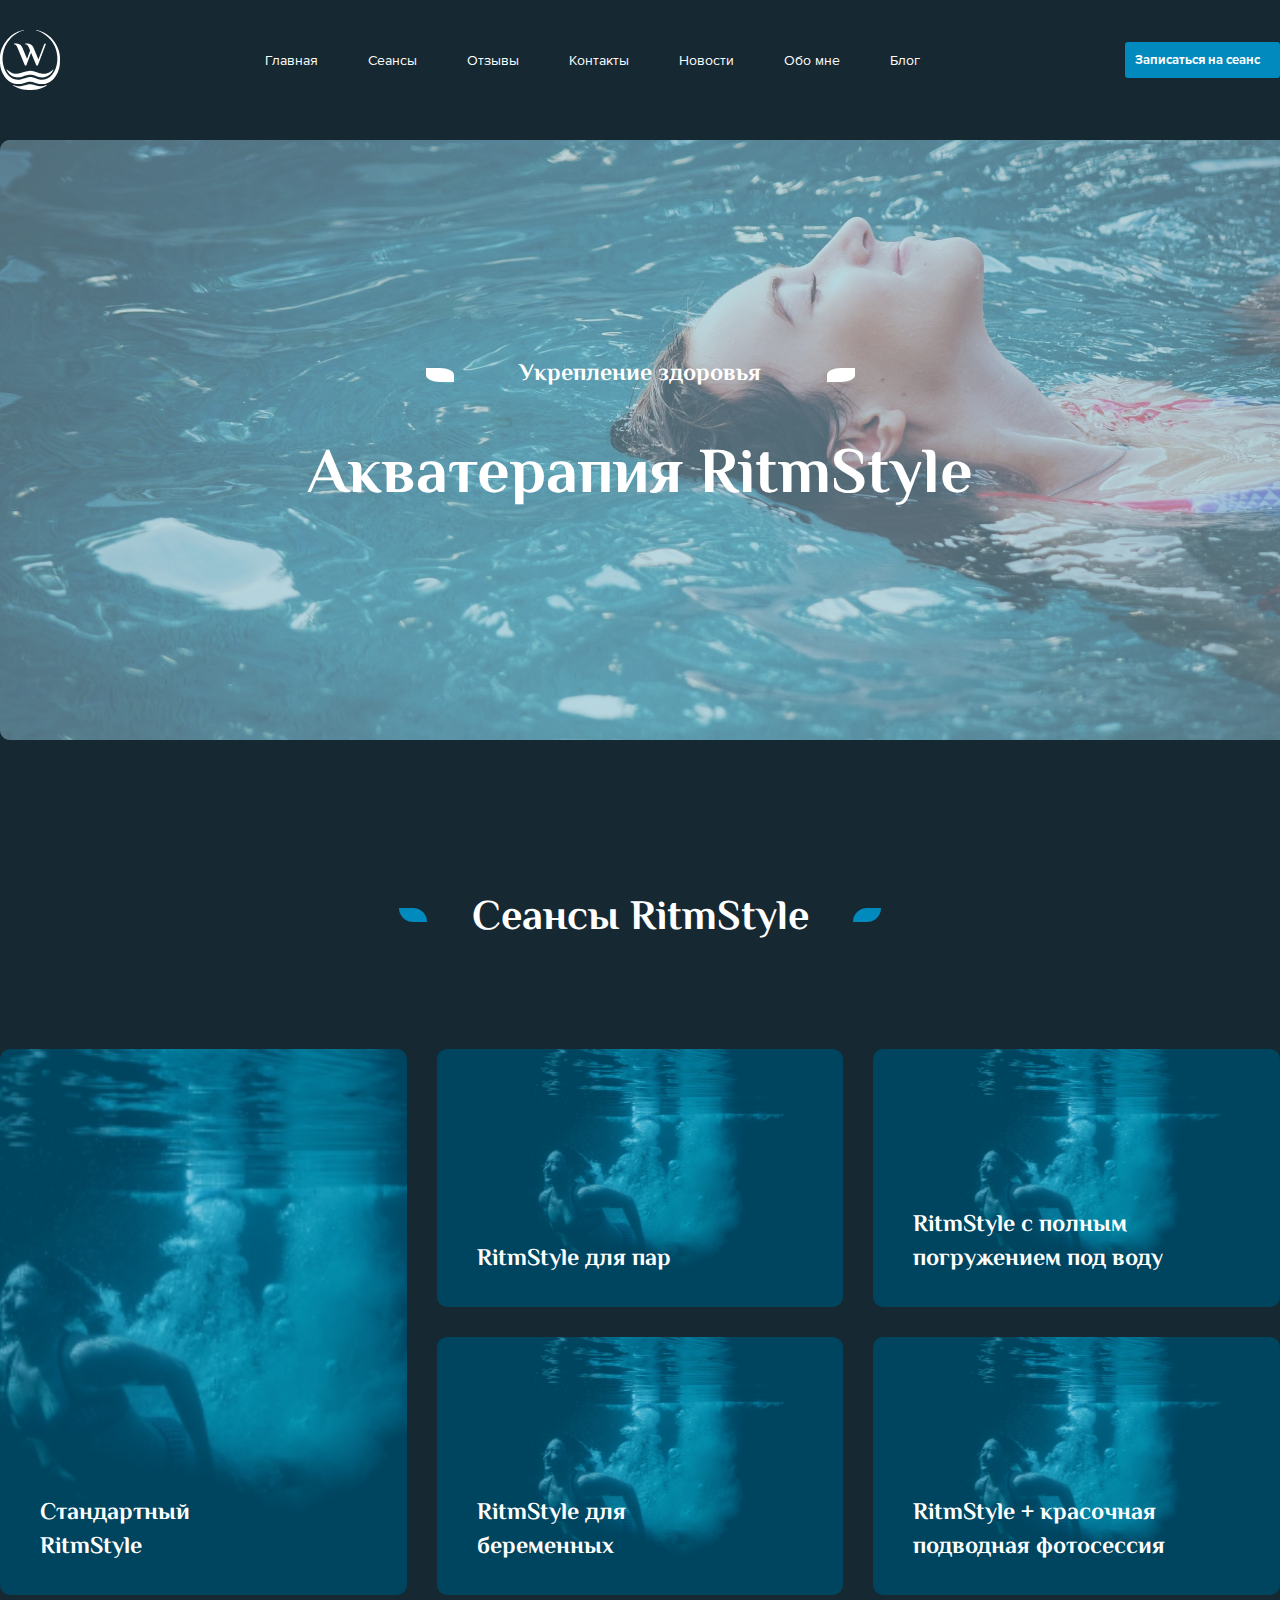
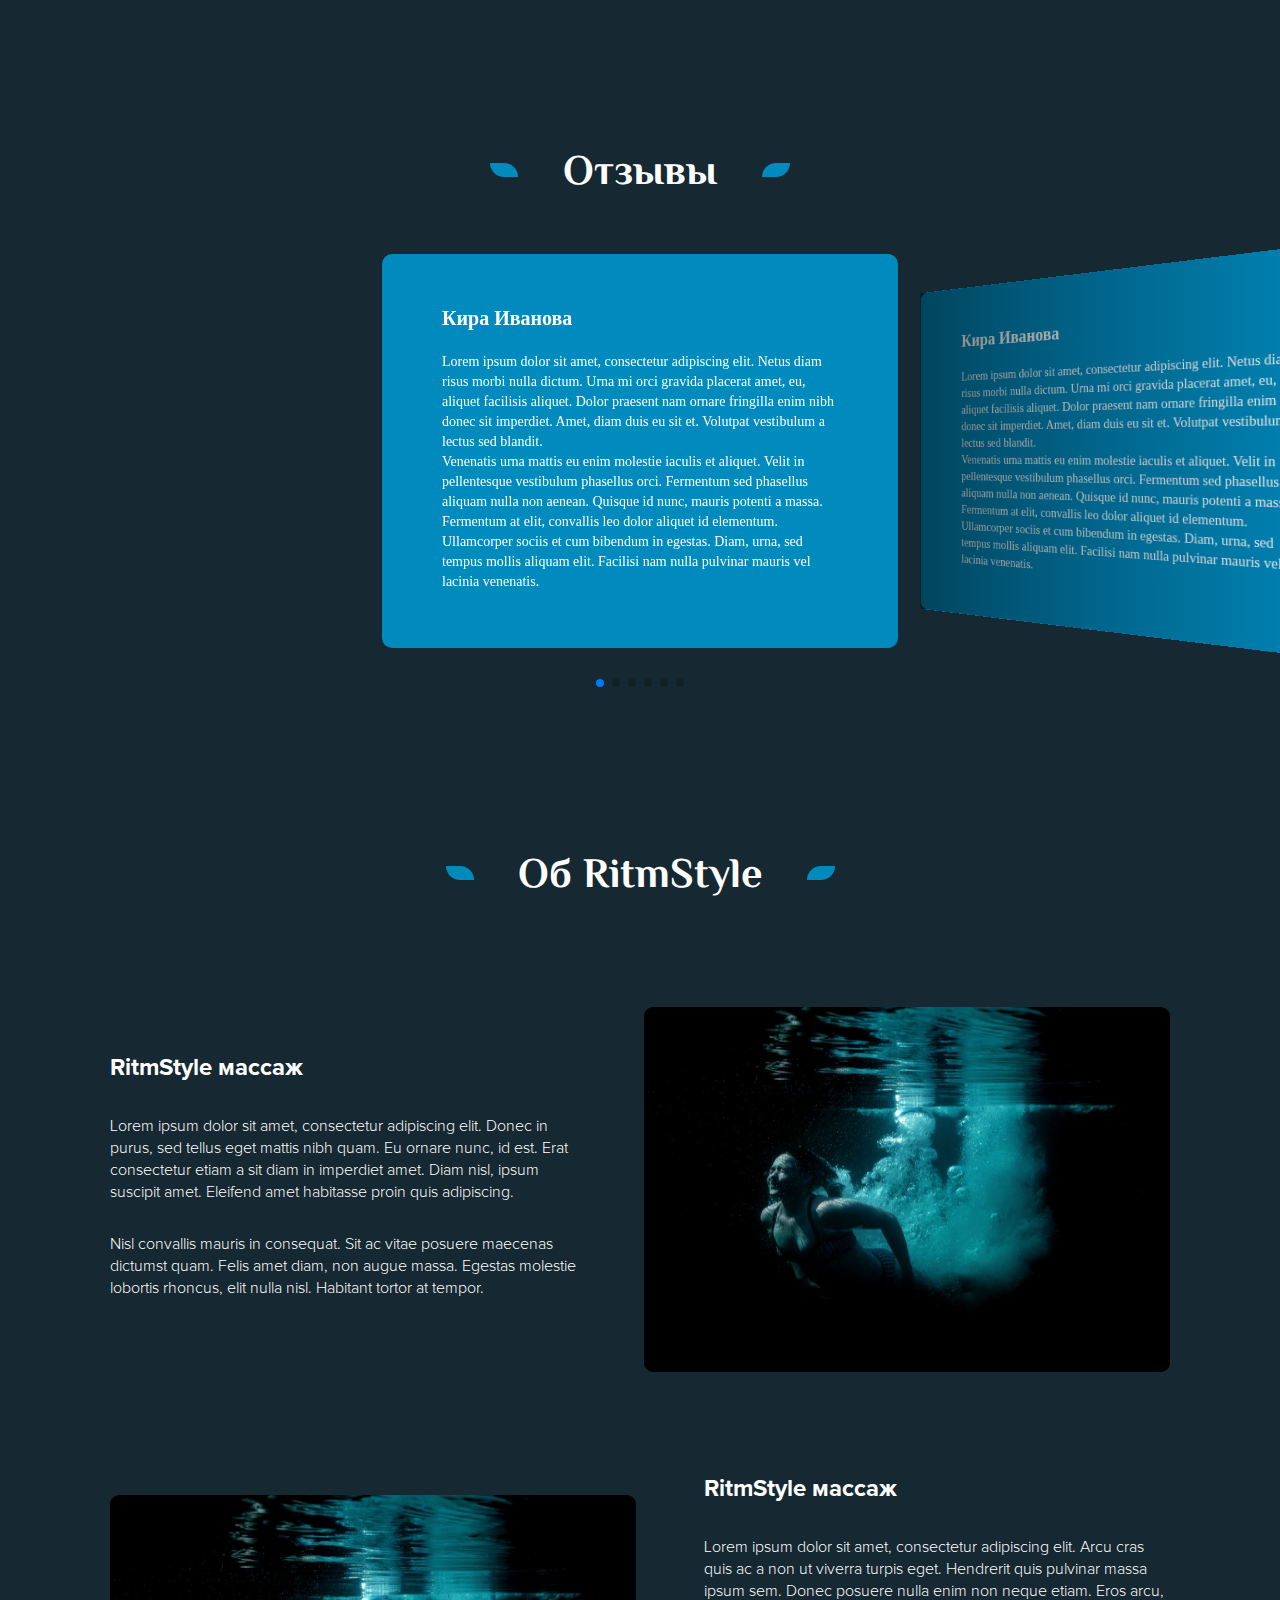
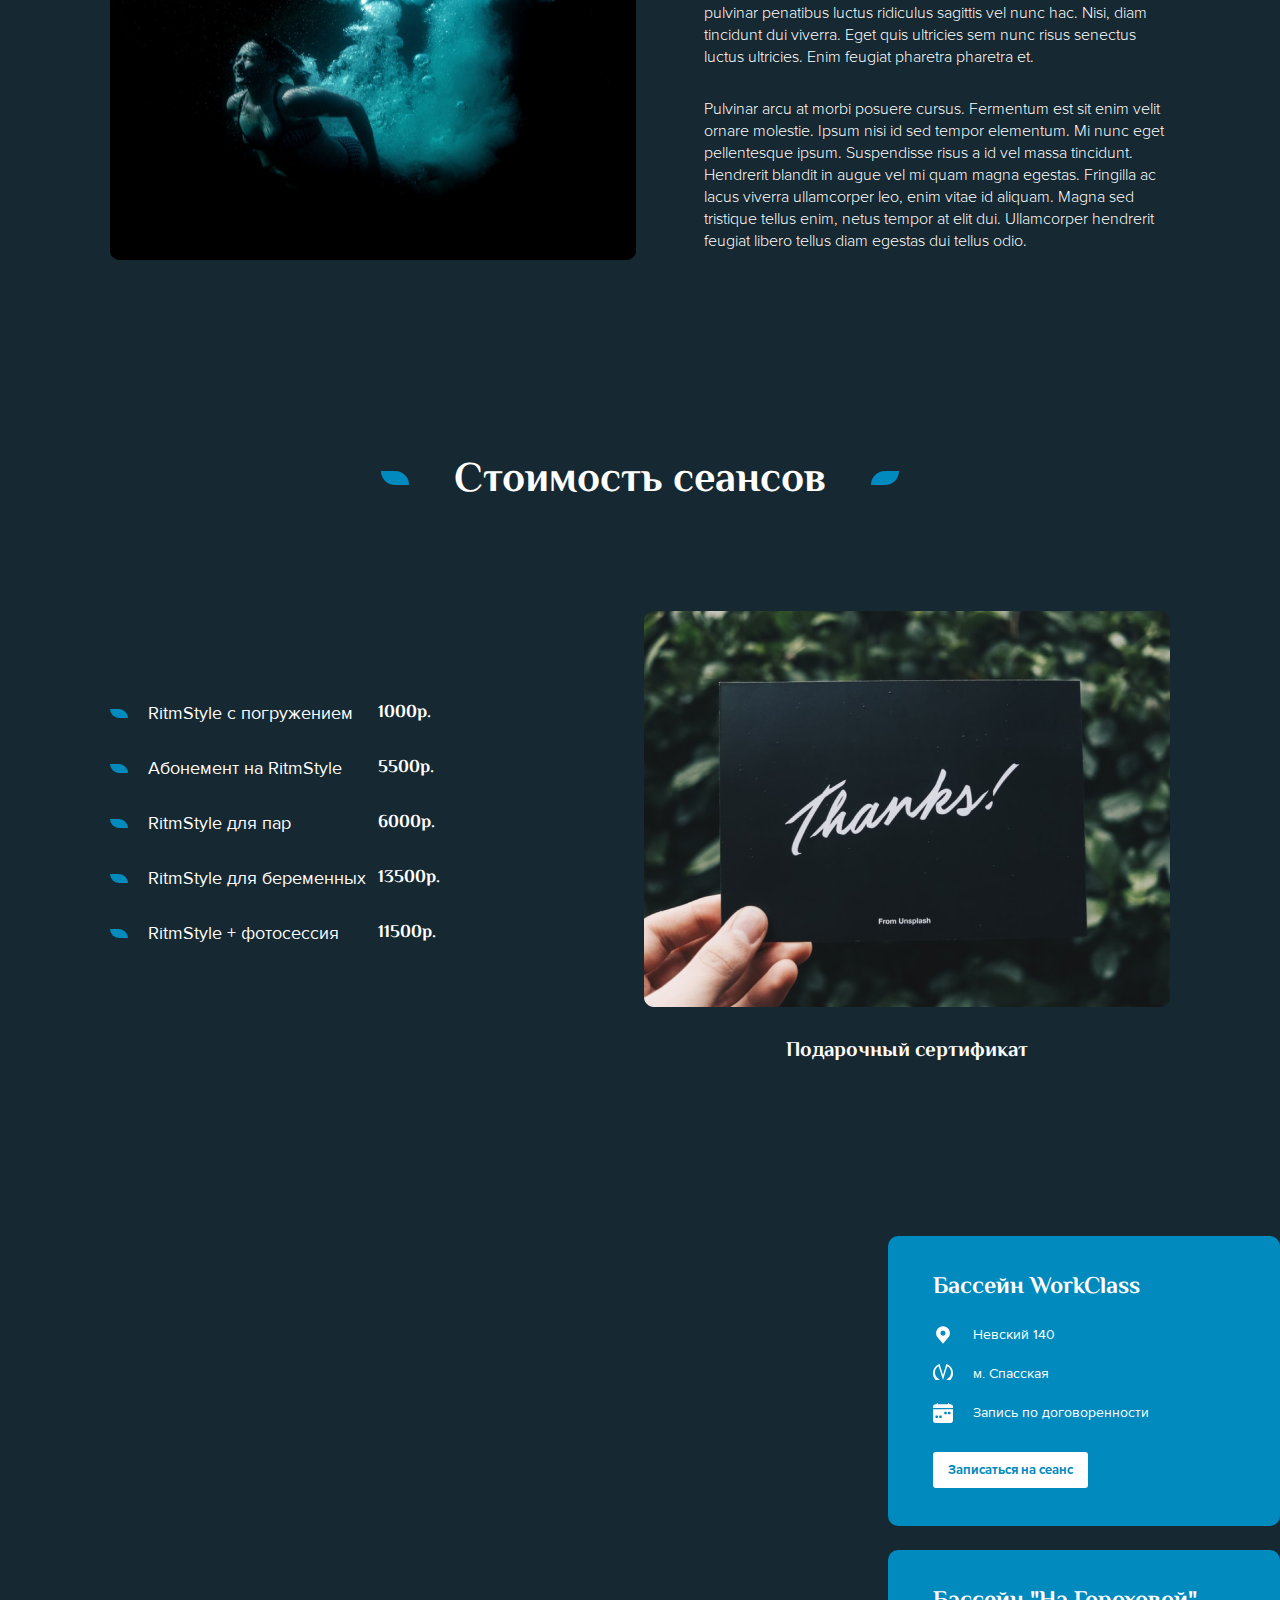
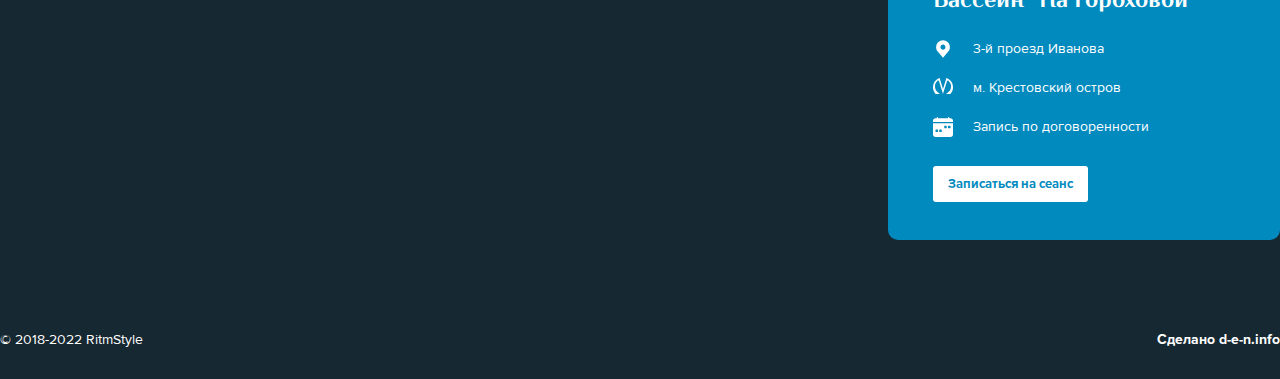
<file: index.html>
<!DOCTYPE html>
<html lang="en">
  <head>
    <meta charset="UTF-8" />
    <meta name="viewport" content="width=device-width, initial-scale=1.0" />
    <link
      rel="stylesheet"
      href="https://cdn.jsdelivr.net/npm/swiper@11/swiper-bundle.min.css"
    />
    <link rel="stylesheet" href="./css/null.css" />
    <link rel="stylesheet" href="./css/style.css" />
    <title>Aquatherapy</title>
  </head>
  <body>
    <div class="wrapper">
      <header class="header">
        <div class="header__container">
          <a class="logo" href="#">
            <img src="./img/icons/logo.svg" alt="logo" />
          </a>
          <nav class="menu">
            <ul class="menu__list">
              <li class="menu__item">
                <a href="#main" class="menu__link">Главная</a>
              </li>
              <li class="menu__item">
                <a href="#sessions" class="menu__link">Сеансы</a>
              </li>
              <li class="menu__item">
                <a href="#reviews" class="menu__link">Отзывы</a>
              </li>
              <li class="menu__item">
                <a href="#" class="menu__link">Контакты</a>
              </li>
              <li class="menu__item">
                <a href="./news.html" class="menu__link">Новости</a>
              </li>
              <li class="menu__item">
                <a href="#about" class="menu__link">Обо мне</a>
              </li>
              <li class="menu__item">
                <a href="./blog.html" class="menu__link">Блог</a>
              </li>
            </ul>
          </nav>
          <div class="header__button button">Записаться на сеанс</div>
        </div>
      </header>
      <main>
        <div id="main" class="health-promotion">
          <div class="health-promotion__container">
            <div class="health-promotion__title-wrapper">
              <div class="health-promotion__title">Укрепление здоровья</div>
            </div>
            <div class="health-promotion__subtitle">Акватерапия RitmStyle</div>
          </div>
        </div>
        <div id="sessions" class="sessions">
          <div class="sessions__container">
            <div class="title-wrapper">
              <div class="sessions__title title">Сеансы RitmStyle</div>
            </div>
            <div class="sessions__grid-body">
              <div class="grid-body__item item-1">
                <div class="grid-body__title">Стандартный RitmStyle</div>
              </div>
              <div class="grid-body__item item-2">
                <div class="grid-body__title">RitmStyle для пар</div>
              </div>
              <div class="grid-body__item item-3">
                <div class="grid-body__title">
                  RitmStyle с полным погружением под воду
                </div>
              </div>
              <div class="grid-body__item item-4">
                <div class="grid-body__title">RitmStyle для беременных</div>
              </div>
              <div class="grid-body__item item-5">
                <div class="grid-body__title">
                  RitmStyle + красочная подводная фотосессия
                </div>
              </div>
            </div>
          </div>
        </div>
        <div id="reviews" class="reviews">
          <div class="reviews__container">
            <div class="title-wrapper">
              <div class="reviews__title title">Отзывы</div>
            </div>
            <div class="reviews__swiper swiper">
              <div class="reviews__swiper-wrapper swiper-wrapper">
                <div class="reviews__swiper-slide reviews-card swiper-slide">
                  <div class="reviews-card__title">Кира Иванова</div>
                  <div class="reviews-card__text">
                    <div class="reviews-card__text-part">
                      Lorem ipsum dolor sit amet, consectetur adipiscing elit.
                      Netus diam risus morbi nulla dictum. Urna mi orci gravida
                      placerat amet, eu, aliquet facilisis aliquet. Dolor
                      praesent nam ornare fringilla enim nibh donec sit
                      imperdiet. Amet, diam duis eu sit et. Volutpat vestibulum
                      a lectus sed blandit.
                    </div>
                    <div class="reviews-card__text-part">
                      Venenatis urna mattis eu enim molestie iaculis et aliquet.
                      Velit in pellentesque vestibulum phasellus orci. Fermentum
                      sed phasellus aliquam nulla non aenean. Quisque id nunc,
                      mauris potenti a massa. Fermentum at elit, convallis leo
                      dolor aliquet id elementum. Ullamcorper sociis et cum
                      bibendum in egestas. Diam, urna, sed tempus mollis aliquam
                      elit. Facilisi nam nulla pulvinar mauris vel lacinia
                      venenatis.
                    </div>
                  </div>
                </div>
                <div class="reviews__swiper-slide reviews-card swiper-slide">
                  <div class="reviews-card__title">Кира Иванова</div>
                  <div class="reviews-card__text">
                    <div class="reviews-card__text-part">
                      Lorem ipsum dolor sit amet, consectetur adipiscing elit.
                      Netus diam risus morbi nulla dictum. Urna mi orci gravida
                      placerat amet, eu, aliquet facilisis aliquet. Dolor
                      praesent nam ornare fringilla enim nibh donec sit
                      imperdiet. Amet, diam duis eu sit et. Volutpat vestibulum
                      a lectus sed blandit.
                    </div>
                    <div class="reviews-card__text-part">
                      Venenatis urna mattis eu enim molestie iaculis et aliquet.
                      Velit in pellentesque vestibulum phasellus orci. Fermentum
                      sed phasellus aliquam nulla non aenean. Quisque id nunc,
                      mauris potenti a massa. Fermentum at elit, convallis leo
                      dolor aliquet id elementum. Ullamcorper sociis et cum
                      bibendum in egestas. Diam, urna, sed tempus mollis aliquam
                      elit. Facilisi nam nulla pulvinar mauris vel lacinia
                      venenatis.
                    </div>
                  </div>
                </div>
                <div class="reviews__swiper-slide reviews-card swiper-slide">
                  <div class="reviews-card__title">Кира Иванова</div>
                  <div class="reviews-card__text">
                    <div class="reviews-card__text-part">
                      Lorem ipsum dolor sit amet, consectetur adipiscing elit.
                      Netus diam risus morbi nulla dictum. Urna mi orci gravida
                      placerat amet, eu, aliquet facilisis aliquet. Dolor
                      praesent nam ornare fringilla enim nibh donec sit
                      imperdiet. Amet, diam duis eu sit et. Volutpat vestibulum
                      a lectus sed blandit.
                    </div>
                    <div class="reviews-card__text-part">
                      Venenatis urna mattis eu enim molestie iaculis et aliquet.
                      Velit in pellentesque vestibulum phasellus orci. Fermentum
                      sed phasellus aliquam nulla non aenean. Quisque id nunc,
                      mauris potenti a massa. Fermentum at elit, convallis leo
                      dolor aliquet id elementum. Ullamcorper sociis et cum
                      bibendum in egestas. Diam, urna, sed tempus mollis aliquam
                      elit. Facilisi nam nulla pulvinar mauris vel lacinia
                      venenatis.
                    </div>
                  </div>
                </div>
                <div class="reviews__swiper-slide reviews-card swiper-slide">
                  <div class="reviews-card__title">Кира Иванова</div>
                  <div class="reviews-card__text">
                    <div class="reviews-card__text-part">
                      Lorem ipsum dolor sit amet, consectetur adipiscing elit.
                      Netus diam risus morbi nulla dictum. Urna mi orci gravida
                      placerat amet, eu, aliquet facilisis aliquet. Dolor
                      praesent nam ornare fringilla enim nibh donec sit
                      imperdiet. Amet, diam duis eu sit et. Volutpat vestibulum
                      a lectus sed blandit.
                    </div>
                    <div class="reviews-card__text-part">
                      Venenatis urna mattis eu enim molestie iaculis et aliquet.
                      Velit in pellentesque vestibulum phasellus orci. Fermentum
                      sed phasellus aliquam nulla non aenean. Quisque id nunc,
                      mauris potenti a massa. Fermentum at elit, convallis leo
                      dolor aliquet id elementum. Ullamcorper sociis et cum
                      bibendum in egestas. Diam, urna, sed tempus mollis aliquam
                      elit. Facilisi nam nulla pulvinar mauris vel lacinia
                      venenatis.
                    </div>
                  </div>
                </div>
                <div class="reviews__swiper-slide reviews-card swiper-slide">
                  <div class="reviews-card__title">Кира Иванова</div>
                  <div class="reviews-card__text">
                    <div class="reviews-card__text-part">
                      Lorem ipsum dolor sit amet, consectetur adipiscing elit.
                      Netus diam risus morbi nulla dictum. Urna mi orci gravida
                      placerat amet, eu, aliquet facilisis aliquet. Dolor
                      praesent nam ornare fringilla enim nibh donec sit
                      imperdiet. Amet, diam duis eu sit et. Volutpat vestibulum
                      a lectus sed blandit.
                    </div>
                    <div class="reviews-card__text-part">
                      Venenatis urna mattis eu enim molestie iaculis et aliquet.
                      Velit in pellentesque vestibulum phasellus orci. Fermentum
                      sed phasellus aliquam nulla non aenean. Quisque id nunc,
                      mauris potenti a massa. Fermentum at elit, convallis leo
                      dolor aliquet id elementum. Ullamcorper sociis et cum
                      bibendum in egestas. Diam, urna, sed tempus mollis aliquam
                      elit. Facilisi nam nulla pulvinar mauris vel lacinia
                      venenatis.
                    </div>
                  </div>
                </div>
                <div class="reviews__swiper-slide reviews-card swiper-slide">
                  <div class="reviews-card__title">Кира Иванова</div>
                  <div class="reviews-card__text">
                    <div class="reviews-card__text-part">
                      Lorem ipsum dolor sit amet, consectetur adipiscing elit.
                      Netus diam risus morbi nulla dictum. Urna mi orci gravida
                      placerat amet, eu, aliquet facilisis aliquet. Dolor
                      praesent nam ornare fringilla enim nibh donec sit
                      imperdiet. Amet, diam duis eu sit et. Volutpat vestibulum
                      a lectus sed blandit.
                    </div>
                    <div class="reviews-card__text-part">
                      Venenatis urna mattis eu enim molestie iaculis et aliquet.
                      Velit in pellentesque vestibulum phasellus orci. Fermentum
                      sed phasellus aliquam nulla non aenean. Quisque id nunc,
                      mauris potenti a massa. Fermentum at elit, convallis leo
                      dolor aliquet id elementum. Ullamcorper sociis et cum
                      bibendum in egestas. Diam, urna, sed tempus mollis aliquam
                      elit. Facilisi nam nulla pulvinar mauris vel lacinia
                      venenatis.
                    </div>
                  </div>
                </div>
              </div>
              <div class="swiper-pagination"></div>
            </div>
          </div>
        </div>
        <div id="about" class="about">
          <div class="about__container">
            <div class="title-wrapper">
              <div class="about__title title">Об RitmStyle</div>
            </div>
            <div class="about__content">
              <div class="about__text-card card">
                <div class="card__title">RitmStyle массаж</div>
                <div class="card__subtitle">
                  <div class="card__subtitle-part">
                    Lorem ipsum dolor sit amet, consectetur adipiscing elit.
                    Donec in purus, sed tellus eget mattis nibh quam. Eu ornare
                    nunc, id est. Erat consectetur etiam a sit diam in imperdiet
                    amet. Diam nisl, ipsum suscipit amet. Eleifend amet
                    habitasse proin quis adipiscing.
                  </div>
                  <div class="card__subtitle-part">
                    Nisl convallis mauris in consequat. Sit ac vitae posuere
                    maecenas dictumst quam. Felis amet diam, non augue massa.
                    Egestas molestie lobortis rhoncus, elit nulla nisl. Habitant
                    tortor at tempor.
                  </div>
                </div>
              </div>
              <div class="about__image">
                <img src="./img/about.png" alt="#" />
              </div>
            </div>
            <div class="about__content about-reverse">
              <div class="about__text-card card">
                <div class="card__title">RitmStyle массаж</div>
                <div class="card__subtitle">
                  <div class="card__subtitle-part">
                    Lorem ipsum dolor sit amet, consectetur adipiscing elit.
                    Arcu cras quis ac a non ut viverra turpis eget. Hendrerit
                    quis pulvinar massa ipsum sem. Donec posuere nulla enim non
                    neque etiam. Eros arcu, pulvinar penatibus luctus ridiculus
                    sagittis vel nunc hac. Nisi, diam tincidunt dui viverra.
                    Eget quis ultricies sem nunc risus senectus luctus
                    ultricies. Enim feugiat pharetra pharetra et.
                  </div>
                  <div class="card__subtitle-part">
                    Pulvinar arcu at morbi posuere cursus. Fermentum est sit
                    enim velit ornare molestie. Ipsum nisi id sed tempor
                    elementum. Mi nunc eget pellentesque ipsum. Suspendisse
                    risus a id vel massa tincidunt. Hendrerit blandit in augue
                    vel mi quam magna egestas. Fringilla ac lacus viverra
                    ullamcorper leo, enim vitae id aliquam. Magna sed tristique
                    tellus enim, netus tempor at elit dui. Ullamcorper hendrerit
                    feugiat libero tellus diam egestas dui tellus odio.
                  </div>
                </div>
              </div>
              <div class="about__image">
                <img src="./img/about.png" alt="#" />
              </div>
            </div>
          </div>
        </div>
        <div class="cost-sessions">
          <div class="cost-sessions__container">
            <div class="title-wrapper">
              <div class="cost-sessions__title title">Стоимость сеансов</div>
            </div>
            <div class="cost-sessions__body">
              <div class="cost-sessions__costs">
                <div class="costs__card">
                  <div class="costs__title">RitmStyle с погружением</div>
                  <div class="costs__price">1000р.</div>
                </div>
                <div class="costs__card">
                  <div class="costs__title">Абонемент на RitmStyle</div>
                  <div class="costs__price">5500р.</div>
                </div>
                <div class="costs__card">
                  <div class="costs__title">RitmStyle для пар</div>
                  <div class="costs__price">6000р.</div>
                </div>
                <div class="costs__card">
                  <div class="costs__title">RitmStyle для беременных</div>
                  <div class="costs__price">13500р.</div>
                </div>
                <div class="costs__card">
                  <div class="costs__title">RitmStyle + фотосессия</div>
                  <div class="costs__price">11500р.</div>
                </div>
              </div>
              <div class="gift-certificate">
                <div class="gift-certificate__image">
                  <img
                    src="./img/gift-certificate.png"
                    alt="gift-certificate"
                  />
                </div>
                <div class="gift-certificate__title">Подарочный сертификат</div>
              </div>
            </div>
          </div>
        </div>
        <div class="map">
          <div class="map__container">
            <iframe
              class="map__content"
              src="https://www.google.com/maps/embed?pb=!1m18!1m12!1m3!1d511631.13833608263!2d29.435345692248855!3d59.93945737858433!2m3!1f0!2f0!3f0!3m2!1i1024!2i768!4f13.1!3m3!1m2!1s0x4696378cc74a65ed%3A0x6dc7673fab848eff!2z0KHQsNC90LrRgi3Qn9C10YLQtdGA0LHRg9GA0LMsINCg0L7RgdGB0LjRjw!5e0!3m2!1sru!2sby!4v1706455451898!5m2!1sru!2sby"
              style="border: 0"
              allowfullscreen=""
              loading="lazy"
              referrerpolicy="no-referrer-when-downgrade"
            ></iframe>
            <div class="map__cards">
              <div class="map__card-map">
                <div class="card-map__title">Бассейн WorkClass</div>
                <div class="card-map__list">
                  <div class="card-map__item address">Невский 140</div>
                  <div class="card-map__item metro">м. Спасская</div>
                  <div class="card-map__item record">
                    Запись по договоренности
                  </div>
                </div>
                <button class="card-map__button">Записаться на сеанс</button>
              </div>
              <div class="map__card-map">
                <div class="card-map__title">Бассейн "На Гороховой"</div>
                <div class="card-map__list">
                  <div class="card-map__item address">3-й проезд Иванова</div>
                  <div class="card-map__item metro">м. Крестовский остров</div>
                  <div class="card-map__item record">
                    Запись по договоренности
                  </div>
                </div>
                <button class="card-map__button">Записаться на сеанс</button>
              </div>
            </div>
          </div>
        </div>
      </main>
      <footer class="footer">
        <div class="footer__container">
          <div class="years">© 2018-2022 RitmStyle</div>
          <div class="copyright">Сделано d-e-n.info</div>
        </div>
      </footer>
    </div>
    <script src="https://cdn.jsdelivr.net/npm/swiper@11/swiper-bundle.min.js"></script>
    <script src="./js/script.js"></script>
  </body>
</html>
</file>
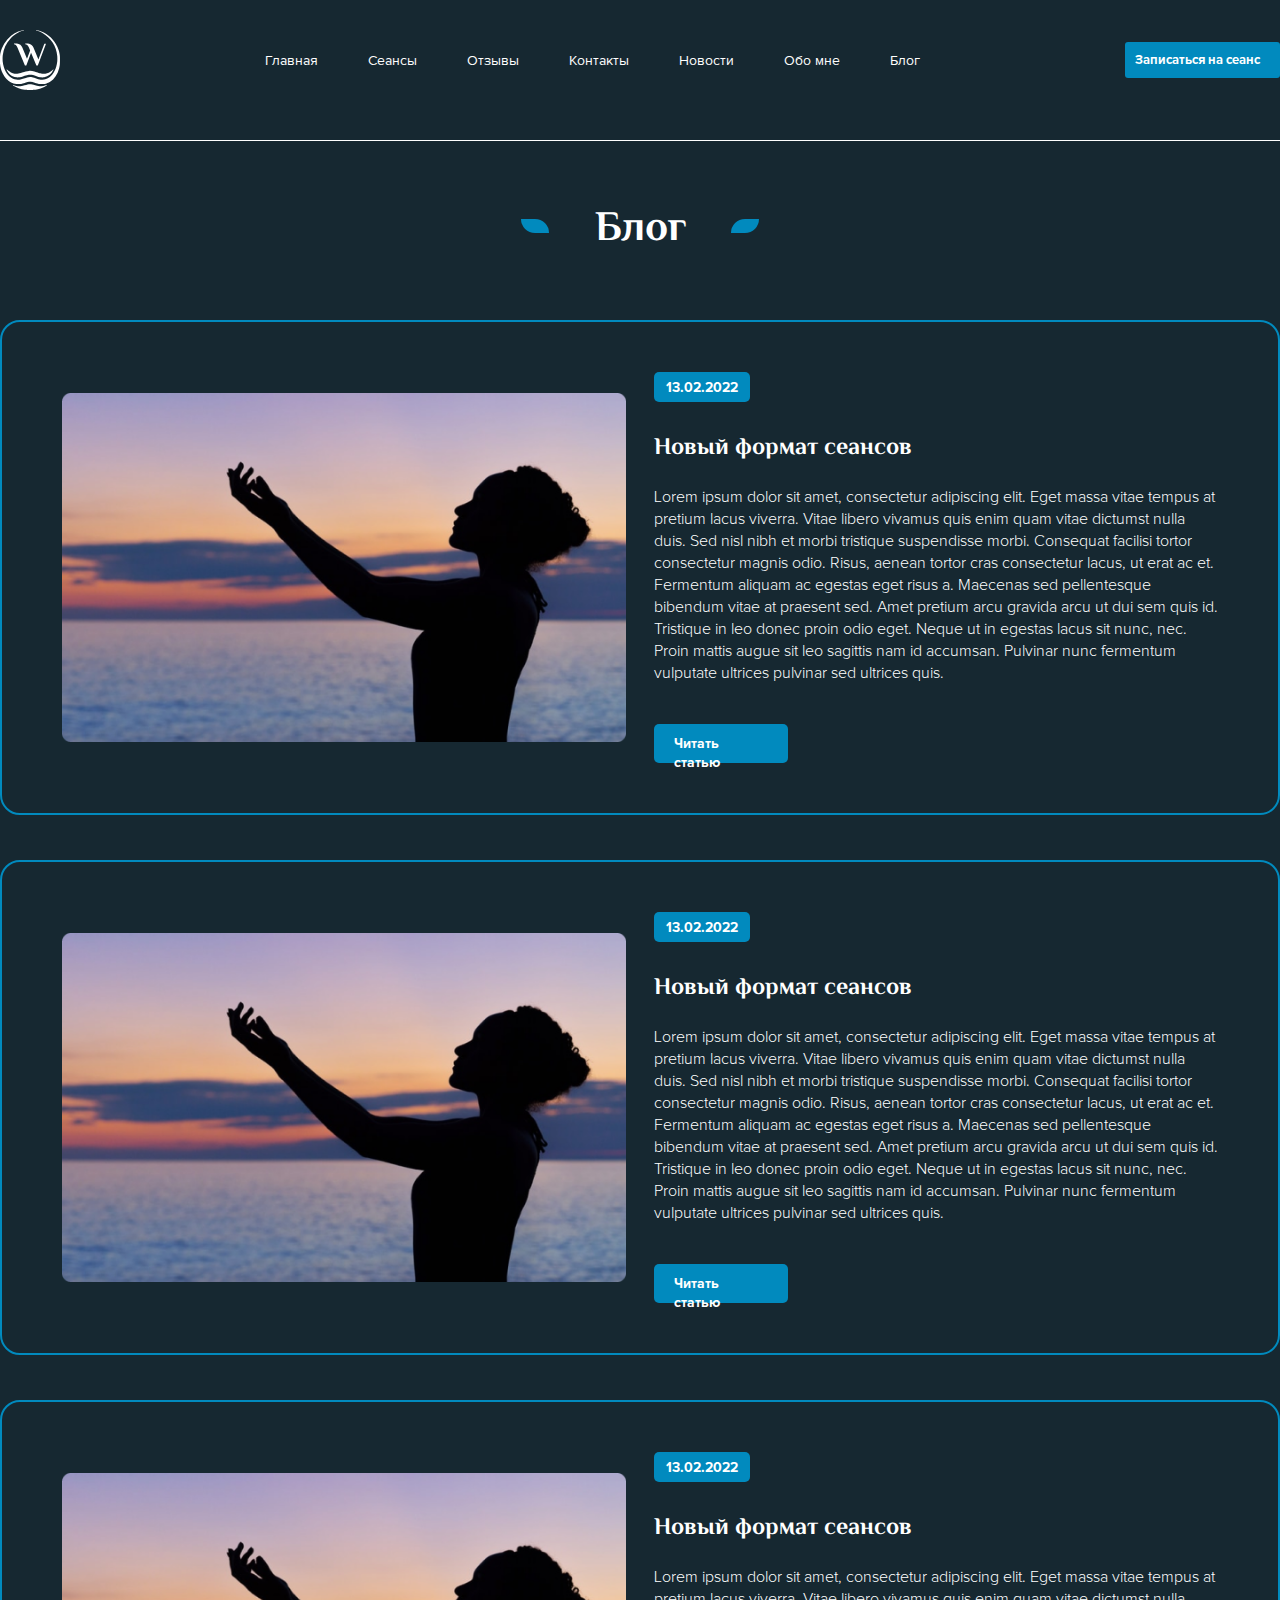
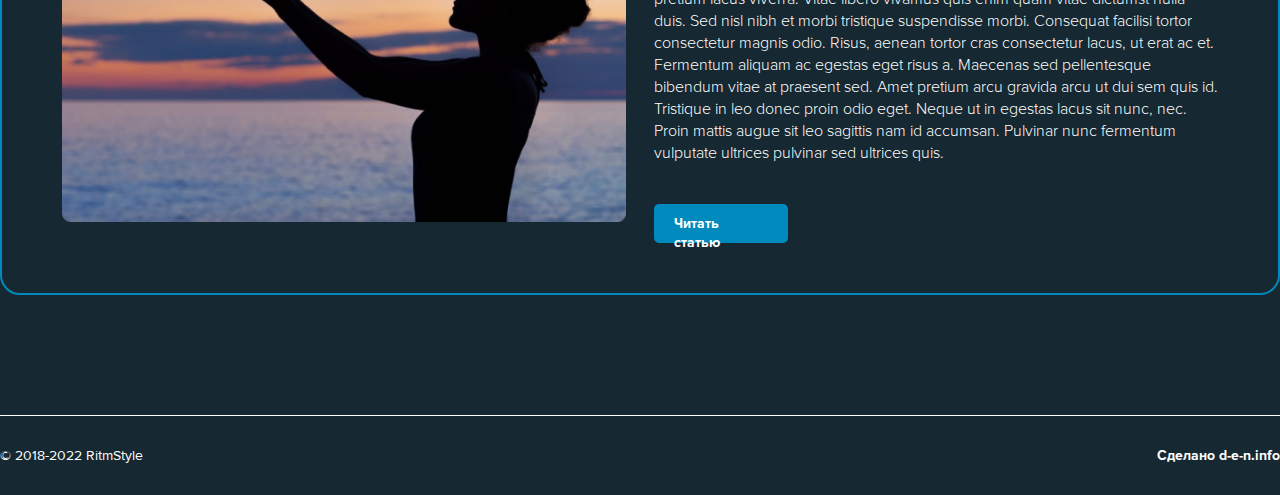
<file: blog.html>
<!DOCTYPE html>
<html lang="en">
  <head>
    <meta charset="UTF-8" />
    <meta name="viewport" content="width=device-width, initial-scale=1.0" />
    <link rel="stylesheet" href="./css/null.css" />
    <link rel="stylesheet" href="./css/style.css" />
    <link rel="stylesheet" href="./css/blog.css" />
    <title>Blog</title>
  </head>
  <body>
    <header class="header">
      <div class="header__container">
        <a class="logo" href="#">
          <img src="./img/icons/logo.svg" alt="logo" />
        </a>
        <nav class="menu">
          <ul class="menu__list">
            <li class="menu__item">
              <a href="./index.html" class="menu__link">Главная</a>
            </li>
            <li class="menu__item">
              <a href="./index.html#sessions" class="menu__link">Сеансы</a>
            </li>
            <li class="menu__item">
              <a href="./index.html#reviews" class="menu__link">Отзывы</a>
            </li>
            <li class="menu__item">
              <a href="#" class="menu__link">Контакты</a>
            </li>
            <li class="menu__item">
              <a href="./news.html" class="menu__link">Новости</a>
            </li>
            <li class="menu__item">
              <a href="./index.html#about" class="menu__link">Обо мне</a>
            </li>
            <li class="menu__item">
              <a href="#" class="menu__link">Блог</a>
            </li>
          </ul>
        </nav>
        <div class="header__button button">Записаться на сеанс</div>
      </div>
    </header>
    <main>
      <div class="blog">
        <div class="title-wrapper">
          <div class="blog__title title">Блог</div>
        </div>
        <div class="blog__body">
          <div class="blog__cards-blog">
            <div class="blog__card-wrapper">
              <div class="blog__image">
                <img src="./img/new-format.png" alt="#" />
              </div>
              <div class="blog__card-context">
                <div class="blog__btn">13.02.2022</div>
                <div class="blog__title-card">Новый формат сеансов</div>
                <div class="blog__text">
                  Lorem ipsum dolor sit amet, consectetur adipiscing elit. Eget
                  massa vitae tempus at pretium lacus viverra. Vitae libero
                  vivamus quis enim quam vitae dictumst nulla duis. Sed nisl
                  nibh et morbi tristique suspendisse morbi. Consequat facilisi
                  tortor consectetur magnis odio. Risus, aenean tortor cras
                  consectetur lacus, ut erat ac et. Fermentum aliquam ac egestas
                  eget risus a. Maecenas sed pellentesque bibendum vitae at
                  praesent sed. Amet pretium arcu gravida arcu ut dui sem quis
                  id. Tristique in leo donec proin odio eget. Neque ut in
                  egestas lacus sit nunc, nec. Proin mattis augue sit leo
                  sagittis nam id accumsan. Pulvinar nunc fermentum vulputate
                  ultrices pulvinar sed ultrices quis.
                </div>
                <div class="blog__btn-read">Читать статью</div>
              </div>
            </div>
            <div class="blog__card-wrapper">
                <div class="blog__image">
                  <img src="./img/new-format.png" alt="#" />
                </div>
                <div class="blog__card-context">
                  <div class="blog__btn">13.02.2022</div>
                  <div class="blog__title-card">Новый формат сеансов</div>
                  <div class="blog__text">
                    Lorem ipsum dolor sit amet, consectetur adipiscing elit. Eget
                    massa vitae tempus at pretium lacus viverra. Vitae libero
                    vivamus quis enim quam vitae dictumst nulla duis. Sed nisl
                    nibh et morbi tristique suspendisse morbi. Consequat facilisi
                    tortor consectetur magnis odio. Risus, aenean tortor cras
                    consectetur lacus, ut erat ac et. Fermentum aliquam ac egestas
                    eget risus a. Maecenas sed pellentesque bibendum vitae at
                    praesent sed. Amet pretium arcu gravida arcu ut dui sem quis
                    id. Tristique in leo donec proin odio eget. Neque ut in
                    egestas lacus sit nunc, nec. Proin mattis augue sit leo
                    sagittis nam id accumsan. Pulvinar nunc fermentum vulputate
                    ultrices pulvinar sed ultrices quis.
                  </div>
                  <div class="blog__btn-read">Читать статью</div>
                </div>
              </div>
              <div class="blog__card-wrapper">
                <div class="blog__image">
                  <img src="./img/new-format.png" alt="#" />
                </div>
                <div class="blog__card-context">
                  <div class="blog__btn">13.02.2022</div>
                  <div class="blog__title-card">Новый формат сеансов</div>
                  <div class="blog__text">
                    Lorem ipsum dolor sit amet, consectetur adipiscing elit. Eget
                    massa vitae tempus at pretium lacus viverra. Vitae libero
                    vivamus quis enim quam vitae dictumst nulla duis. Sed nisl
                    nibh et morbi tristique suspendisse morbi. Consequat facilisi
                    tortor consectetur magnis odio. Risus, aenean tortor cras
                    consectetur lacus, ut erat ac et. Fermentum aliquam ac egestas
                    eget risus a. Maecenas sed pellentesque bibendum vitae at
                    praesent sed. Amet pretium arcu gravida arcu ut dui sem quis
                    id. Tristique in leo donec proin odio eget. Neque ut in
                    egestas lacus sit nunc, nec. Proin mattis augue sit leo
                    sagittis nam id accumsan. Pulvinar nunc fermentum vulputate
                    ultrices pulvinar sed ultrices quis.
                  </div>
                  <div class="blog__btn-read">Читать статью</div>
                </div>
              </div>
          </div>
        </div>
      </div>
    </main>
    <footer class="footer">
      <div class="footer__container">
        <div class="years">© 2018-2022 RitmStyle</div>
        <div class="copyright">Сделано d-e-n.info</div>
      </div>
    </footer>
  </body>
</html>
</file>
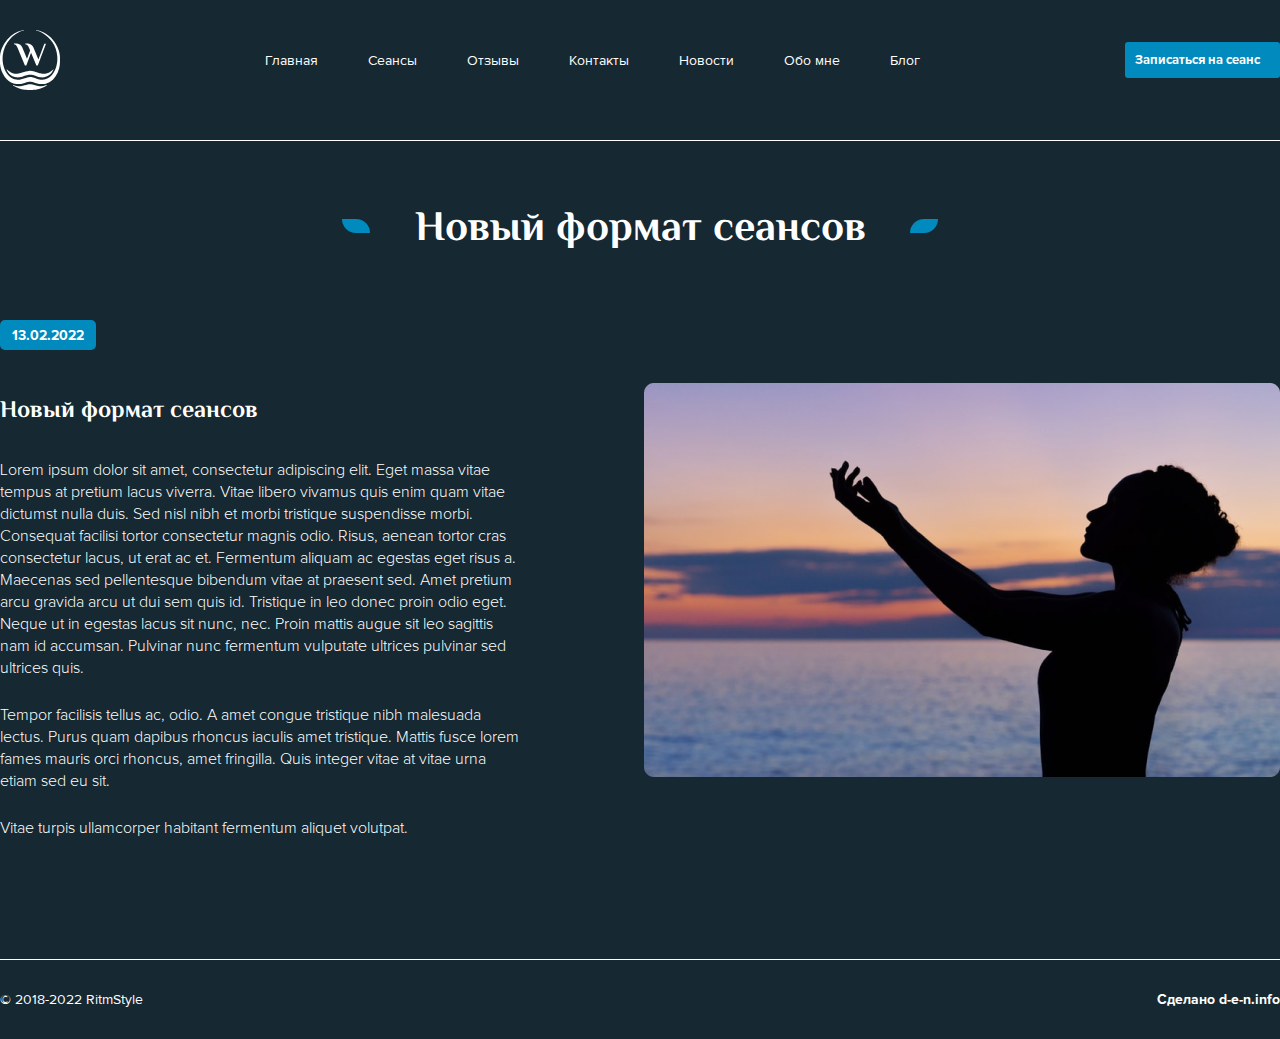
<file: newFormat.html>
<!DOCTYPE html>
<html lang="en">
  <head>
    <meta charset="UTF-8" />
    <meta name="viewport" content="width=device-width, initial-scale=1.0" />
    <link rel="stylesheet" href="./css/null.css" />
    <link rel="stylesheet" href="./css/style.css" />
    <link rel="stylesheet" href="./css/newFormat.css" />
    <title>New Format</title>
  </head>
  <body>
    <header class="header">
      <div class="header__container">
        <a class="logo" href="#">
          <img src="./img/icons/logo.svg" alt="logo" />
        </a>
        <nav class="menu">
          <ul class="menu__list">
            <li class="menu__item">
              <a href="./index.html" class="menu__link">Главная</a>
            </li>
            <li class="menu__item">
              <a href="./index.html#sessions" class="menu__link">Сеансы</a>
            </li>
            <li class="menu__item">
              <a href="./index.html#reviews" class="menu__link">Отзывы</a>
            </li>
            <li class="menu__item">
              <a href="#" class="menu__link">Контакты</a>
            </li>
            <li class="menu__item">
              <a href="./news.html" class="menu__link">Новости</a>
            </li>
            <li class="menu__item">
              <a href="./index.html#about" class="menu__link">Обо мне</a>
            </li>
            <li class="menu__item">
              <a href="#" class="menu__link">Блог</a>
            </li>
          </ul>
        </nav>
        <div class="header__button button">Записаться на сеанс</div>
      </div>
    </header>
    <main>
      <div class="new-format">
        <div class="title-wrapper">
          <div class="new-format__title title">Новый формат сеансов</div>
        </div>
        <div class="new-format__body">
          <div class="new-format__card-new-format">
            <div class="card-new-format__btn">13.02.2022</div>
            <div class="card-new-format__title">Новый формат сеансов</div>
            <div class="card-new-format__text">
              <div class="card-new-format__part-text">
                Lorem ipsum dolor sit amet, consectetur adipiscing elit. Eget
                massa vitae tempus at pretium lacus viverra. Vitae libero
                vivamus quis enim quam vitae dictumst nulla duis. Sed nisl nibh
                et morbi tristique suspendisse morbi. Consequat facilisi tortor
                consectetur magnis odio. Risus, aenean tortor cras consectetur
                lacus, ut erat ac et. Fermentum aliquam ac egestas eget risus a.
                Maecenas sed pellentesque bibendum vitae at praesent sed. Amet
                pretium arcu gravida arcu ut dui sem quis id. Tristique in leo
                donec proin odio eget. Neque ut in egestas lacus sit nunc, nec.
                Proin mattis augue sit leo sagittis nam id accumsan. Pulvinar
                nunc fermentum vulputate ultrices pulvinar sed ultrices quis.
              </div>
              <div class="card-new-format__part-text">
                Tempor facilisis tellus ac, odio. A amet congue tristique nibh
                malesuada lectus. Purus quam dapibus rhoncus iaculis amet
                tristique. Mattis fusce lorem fames mauris orci rhoncus, amet
                fringilla. Quis integer vitae at vitae urna etiam sed eu sit.
              </div>
              <div class="card-new-format__part-text">
                Vitae turpis ullamcorper habitant fermentum aliquet volutpat.
              </div>
            </div>
          </div>
          <div class="new-format__image">
            <img src="./img/new-format.png" alt="#" />
          </div>
        </div>
      </div>
    </main>
    <footer class="footer">
      <div class="footer__container">
        <div class="years">© 2018-2022 RitmStyle</div>
        <div class="copyright">Сделано d-e-n.info</div>
      </div>
    </footer>
  </body>
</html>
</file>
<file: css/null.css>
/* Обнуление */
*,
*::before,
*::after {
  padding: 0;
  margin: 0;
  border: 0;
  box-sizing: border-box;
}
a {
  text-decoration: none;
}
ul,
ol,
li {
  list-style: none;
}
img {
  vertical-align: top;
}
h1,
h2,
h3,
h4,
h5,
h6 {
  font-weight: inherit;
  font-size: inherit;
}
html,
body {
  height: 100%;
  line-height: 1;
  position: relative;
  background: #162831;
}
@font-face {
  font-family: "Proxima Nova";
  src: url(../fonts/proximanova_bold.otf);
  font-weight: 700;
}
@font-face {
  font-family: "Proxima Nova";
  src: url(../fonts/proximanova_regular.ttf);
  font-weight: 400;
}
@font-face {
  font-family: "Proxima Nova";
  src: url(../fonts/proximanova_light.otf);
  font-weight: 300;
}
@font-face {
  font-family: "El Messiri";
  src: url(../fonts/ElMessiri/ElMessiri-Bold.ttf);
  font-weight: 700;
}
@font-face {
  font-family: "El Messiri";
  src: url(../fonts/ElMessiri/ElMessiri-Regular.ttf);
  font-weight: 400;
}
</file>
<file: css/style.css>
.wrapper {
  background: #162831;
}
/*-------title-----*/
.title-wrapper {
  display: flex;
  justify-content: center;
}
.title {
  display: flex;
  justify-content: center;
  align-items: center;
  position: relative;
  font-family: "El Messiri";
  font-size: 42px;
  font-weight: 700;
  line-height: 59px;
  color: #ffffff;
}
.title::before {
  content: "";
  position: absolute;
  top: 30%;
  left: 0;
  width: 28px;
  height: 14px;
  border-radius: 0 50px 0 50px;
  background: #018abe;
}
.title::after {
  content: "";
  position: absolute;
  top: 30%;
  right: 0;
  width: 28px;
  height: 14px;
  border-radius: 50px 0 50px 0;
  background: #018abe;
}
/*------header------*/
.header__container {
  display: flex;
  justify-content: space-between;
  align-items: center;
  max-width: 1296px;
  padding: 30px 0 50px 0;
  margin: 0 auto;
}
.logo {
  width: 60px;
}
.menu {
  width: 655px;
}
.menu__list {
  display: flex;
  justify-content: space-between;
}
.menu__link {
  font-family: "Proxima Nova";
  font-size: 14px;
  font-weight: 400;
  line-height: 19px;
  color: #ffffff;
}
.button {
  width: 155px;
  height: 36px;
  border-radius: 3px;
  padding: 9px 10px 9px 10px;
  font-family: "Proxima Nova";
  font-size: 13px;
  font-weight: 600;
  line-height: 18px;
}
.header__button {
  background: #018abe;
  color: #ffffff;
  cursor: pointer;
}
/*------health-promotion------*/
.health-promotion__container {
  background: url(../img/health-promotion.png) no-repeat;
  max-width: 1296px;
  height: 600px;
  margin: 0 auto;
  display: flex;
  flex-direction: column;
  align-items: center;
  justify-content: center;
}
.health-promotion__title-wrapper {
  position: relative;
  display: flex;
  justify-content: center;
}
.health-promotion__title {
  display: flex;
  justify-content: center;
  width: 429px;
  font-family: "El Messiri";
  font-size: 24px;
  font-weight: 700;
  line-height: 34px;
  color: #ffffff;
}
.health-promotion__title::after {
  content: "";
  position: absolute;
  top: 30%;
  left: 0;
  width: 28px;
  height: 14px;
  border-radius: 0 50% 0 50%;
  background: #ffffff;
}
.health-promotion__title::before {
  content: "";
  position: absolute;
  top: 30%;
  right: 0;
  width: 28px;
  height: 14px;
  border-radius: 50% 0 50% 0;
  background: #ffffff;
}
.health-promotion__subtitle {
  font-family: "El Messiri";
  font-size: 64px;
  font-weight: 700;
  line-height: 90px;
  color: #ffffff;
  margin: 40px 0 0 0;
}
/*------sessions------*/
.sessions__container {
  max-width: 1296px;
  padding: 150px 0 0 0;
  margin: 0 auto;
}
.sessions__title {
  width: 482px;
  margin: 0 0 100px 0;
}
.sessions__grid-body {
  display: grid;
  grid-template: 258px 258px / repeat(3, 1fr);
  gap: 30px;
}
.grid-body__item {
  background: url(../img/sessions.png) 50% 0 / auto 100% no-repeat;
  border-radius: 10px;
  display: grid;
  align-items: flex-end;
}
.item-1 {
  grid-row: 1/3;
}
.grid-body__title {
  max-width: 336px;
  font-family: "El Messiri";
  font-size: 24px;
  font-weight: 700;
  line-height: 34px;
  padding: 0 40px 30px 40px;
  color: #ffffff;
}
/*-----reviews-------*/
.reviews__container {
  padding: 150px 0 0 0;
}
.reviews__title {
  width: 300px;
}
.swiper {
  width: 100%;
  padding-top: 50px;
  padding-bottom: 50px;
}
.swiper-slide {
  background-position: center;
  background-size: cover;
  width: 300px;
  height: 300px;
}
.reviews__swiper-slide {
  border-radius: 10px;
  background: #018abe;
  padding: 50px 60px 56px 60px;
}
.reviews-card {
  width: 516px;
  height: 100%;
}
.reviews-card__title {
  font-size: 20px;
  font-weight: 700;
  line-height: 28px;
  color: #ffffff;
  margin: 0 0 20px 0;
}
.reviews-card__text {
  display: flex;
  flex-direction: column;
  justify-content: space-between;
}
.reviews-card__text-part {
  font-size: 14px;
  font-weight: 300;
  line-height: 20px;
  color: #ffffff;
}
/*--------about-------*/
.about__container {
  max-width: 1296px;
  padding: 150px 110px 0 110px;
  margin: 0 auto;
}
.about__title {
  width: 389px;
}
.about__content {
  display: flex;
  justify-content: space-between;
  align-items: center;
  margin: 100px 0 0 0;
}
.about-reverse {
  flex-direction: row-reverse;
}
.about__text-card {
  width: 466px;
}
.about__image {
  width: 526px;
  height: 365px;
}
.about__image img {
  width: 100%;
  height: 100%;
}
.card__title {
  font-family: "Proxima Nova";
  font-size: 24px;
  font-weight: 700;
  line-height: 34px;
  color: #ffffff;
  margin: 0 0 30px 0;
}
.card__subtitle {
  display: flex;
  flex-direction: column;
  justify-content: space-between;
  font-family: "Proxima Nova";
  font-size: 16px;
  font-weight: 300;
  line-height: 22px;
  color: #ffffff;
}
.card__subtitle > * {
  margin-bottom: 30px;
}
/*------cost-sessions------*/
.cost-sessions__container {
  max-width: 1296px;
  padding: 150px 110px 0px 110px;
  margin: 0 auto;
}

.cost-sessions__title {
  width: 518px;
  padding: 20px 0 50px 0;
}
.cost-sessions__body {
  display: flex;
  justify-content: space-between;
  padding: 50px 0 20px 0;
}
.cost-sessions__costs {
  display: flex;
  flex-direction: column;
  justify-content: center;
}
.costs__card {
  display: flex;
  align-items: center;
}
.costs__card > * {
  margin: 0 0 30px 0;
}
.costs__title {
  position: relative;
  font-family: "Proxima Nova";
  font-size: 18px;
  font-weight: 400;
  line-height: 25px;
  color: #ffffff;
  padding: 0 0 0 38px;
  width: 268px;
}
.costs__title::before {
  content: "";
  position: absolute;
  top: 30%;
  left: 0;
  width: 18px;
  height: 9px;
  border-radius: 0 50px 0 50px;
  background: #018abe;
}
.costs__price {
  font-family: "El Messiri";
  font-size: 18px;
  font-weight: 700;
  line-height: 25px;
  color: #ffffff;
}
.gift-certificate__image {
  max-width: 526px;
  border-radius: 10px;
}
.gift-certificate__image img {
  width: 100%;
}
.gift-certificate__title {
  display: flex;
  justify-content: center;
  align-items: center;
  font-family: "El Messiri";
  font-size: 21px;
  font-weight: 700;
  line-height: 29px;
  color: #ffffff;
  margin: 30px 0 0 0;
}
/*--------map---------*/
.map__container {
  display: flex;
  justify-content: space-between;
  max-width: 1296px;
  padding: 150px 0 60px 0;
  margin: 0 auto;
}
.map__content {
  width: 856px;
  height: 604px;
  border-radius: 10px;
}
.map__cards {
  display: flex;
  flex-direction: column;
  justify-content: space-between;
}
.map__card-map {
  width: 392px;
  height: 290px;
  border-radius: 10px;
  background: #018abe;
  padding: 35px 45px 35px 45px;
}
.card-map__title {
  font-family: "El Messiri";
  font-size: 24px;
  font-weight: 700;
  line-height: 34px;
  color: #ffffff;
}
.card-map__list > * {
  margin: 20px 0 0 0;
}
.card-map__item {
  position: relative;
  font-family: "Proxima Nova";
  font-size: 14px;
  font-weight: 400;
  line-height: 19px;
  color: #ffffff;
  padding: 0 0 0 40px;
}
.address::before {
  content: "";
  background: url(../img/icons/address.svg) no-repeat;
  position: absolute;
  top: 0;
  left: 0;
  width: 20px;
  height: 20px;
}
.metro::before {
  content: "";
  background: url(../img/icons/metro.svg) no-repeat;
  position: absolute;
  top: 0;
  left: 0;
  width: 20px;
  height: 20px;
}
.record::before {
  content: "";
  background: url(../img/icons/record.svg) no-repeat;
  position: absolute;
  top: 0;
  left: 0;
  width: 20px;
  height: 20px;
}
.card-map__button {
  width: 155px;
  height: 36px;
  border-radius: 3px;
  background: #ffffff;
  font-family: "Proxima Nova";
  font-size: 13px;
  font-weight: 600;
  line-height: 18px;
  color: #018abe;
  margin: 30px 0 0 0;
  cursor: pointer;
}
/*------footer-------*/
.footer__container {
  display: flex;
  justify-content: space-between;
  max-width: 1296px;
  padding: 30px 0 30px 0;
  margin: 0 auto;
}
.years {
  font-family: "Proxima Nova";
  font-size: 14px;
  font-weight: 400;
  line-height: 19px;
  color: #ffffff;
}
.copyright {
  font-family: "Proxima Nova";
  font-size: 14px;
  font-weight: 700;
  line-height: 19px;
  color: #ffffff;
}
</file>
<file: css/blog.css>
.header__container {
  border-bottom: 1px solid #ffffff;
  opacity: 0.5px;
}
.blog {
  max-width: 1296px;
  padding: 60px 0 120px 0;
  margin: 0 auto;
}
.blog__title {
  width: 238px;
  margin: 0 0 60px 0;
}
.blog__cards-blog > *:not(:last-child) {
  margin: 0 0 45px 0;
}
.blog__card-wrapper {
  display: flex;
  justify-content: space-between;
  align-items: center;
  border: 2px solid #018abe;
  border-radius: 20px;
  padding: 50px 60px 50px 60px;
}
.blog__image {
  max-width: 564px;
}
.blog__image img {
  width: 100%;
  height: auto;
}
.blog__card-context {
  max-width: 564px;
}
.blog__btn {
  background: #018abe;
  width: 96px;
  height: 30px;
  border-radius: 5px;
  padding: 6px 12px 5px 12px;
  font-family: "Proxima Nova";
  font-size: 14px;
  font-weight: 700;
  line-height: 19px;
  color: #ffffff;
}
.blog__title-card {
  font-family: "El Messiri";
  font-size: 24px;
  font-weight: 700;
  line-height: 34px;
  color: #ffffff;
  margin: 30px 0 20px 0;
}
.blog__text {
  font-family: "Proxima Nova";
  font-size: 16px;
  font-weight: 300;
  line-height: 22px;
  color: #ffffff;
}
.blog__btn-read {
  background: #018abe;
  width: 134px;
  height: 39px;
  border-radius: 5px;
  padding: 10px 20px 10px 20px;
  font-family: "Proxima Nova";
  font-size: 14px;
  font-weight: 700;
  line-height: 19px;
  color: #ffffff;
  margin: 40px 0 0 0;
}
.footer__container {
  border-top: 1px solid #ffffff;
  opacity: 0.5px;
}
</file>
<file: css/newFormat.css>
.header__container {
  border-bottom: 1px solid #ffffff;
  opacity: 0.5px;
}
.new-format {
  max-width: 1296px;
  padding: 60px 0 120px 0;
  margin: 0 auto;
}
.new-format__title {
  width: 596px;
  margin: 0 0 60px 0;
}
.new-format__body {
  display: flex;
  justify-content: space-between;
  align-items: center;
}
.new-format__card-new-format {
  max-width: 526px;
}
.card-new-format__btn {
  width: 96px;
  height: 30px;
  border-radius: 5px;
  padding: 6px 12px 5px 12px;
  background: #018abe;
  font-family: "Proxima Nova";
  font-size: 14px;
  font-weight: 700;
  line-height: 19px;
  color: #ffffff;
  cursor: pointer;
}
.card-new-format__title {
  font-family: "El Messiri";
  font-size: 24px;
  font-weight: 700;
  line-height: 34px;
  color: #ffffff;
  margin: 45px 0 30px 0;
}
.card-new-format__text {
  font-family: "Proxima Nova";
  font-size: 16px;
  font-weight: 300;
  line-height: 22px;
  color: #ffffff;
}
.card-new-format__text > *:not(:last-child) {
  margin-bottom: 25px;
}
.new-format__image {
  max-width: 636px;
}
.new-format__image img {
  width: 100%;
}
.footer__container {
  border-top: 1px solid #ffffff;
  opacity: 0.5px;
}
</file>
